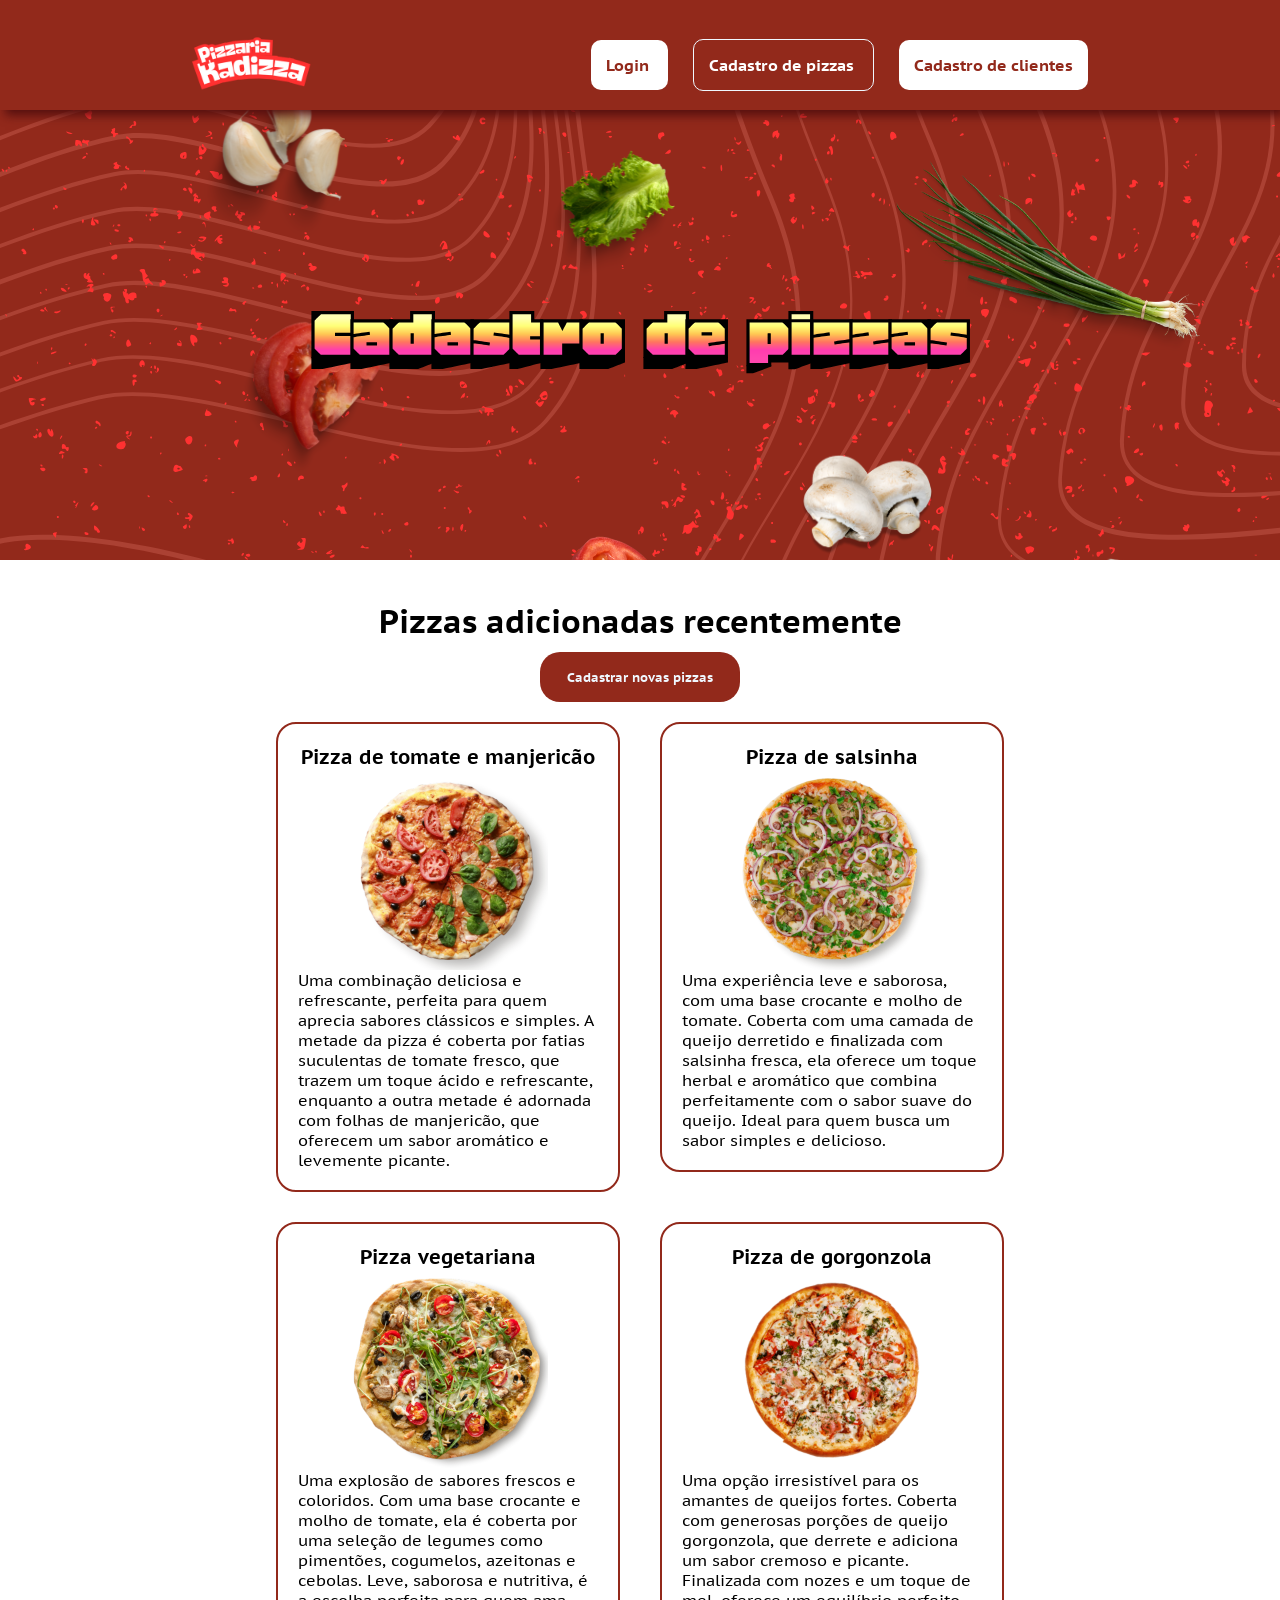
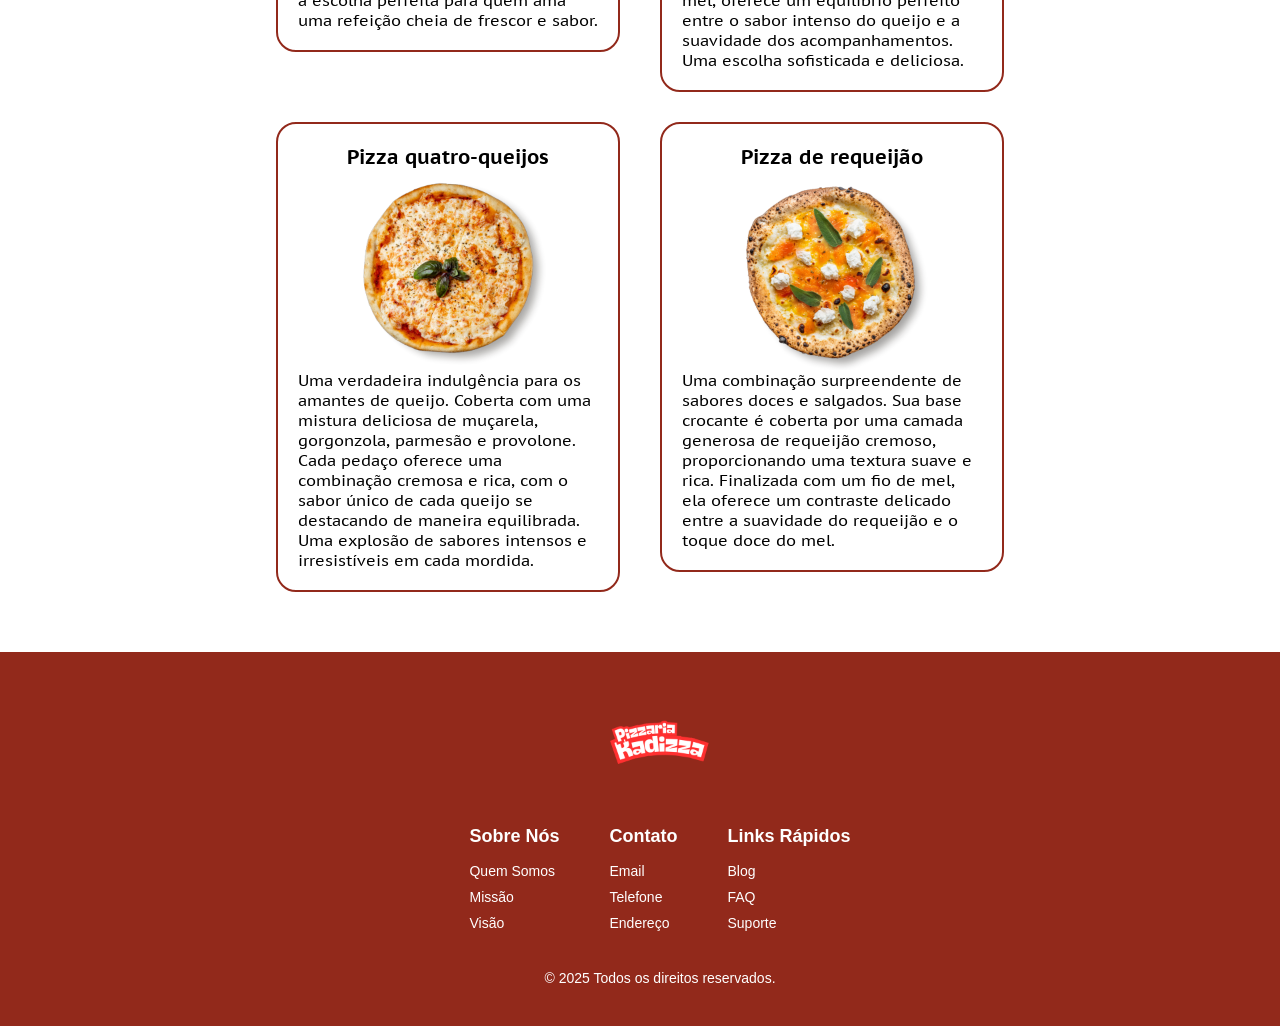
<file: index.html>
<!DOCTYPE html>
<html lang="en">

<head>
    <meta charset="UTF-8">
    <meta name="viewport" content="width=device-width, initial-scale=1.0">
    <title>Kadizza Pizzaria</title>
    <link rel="stylesheet" href="css/cssmain.css">
    <link rel="shortcut icon" href="img/favicon/favicon.ico" />

    <script>
        function abrirPopupCadastro() {
            // URL da página que você quer abrir
            const url = 'cadastrarPizza.html';

            // Tamanho e características da janela pop-up
            const largura = 500;  // Largura do popup
            const altura = 700;   // Altura do popup
            const esquerda = (window.innerWidth - largura) / 2;  // Centraliza na tela
            const topo = (window.innerHeight - altura) / 2;      // Centraliza na tela

            // Configurações da janela pop-up
            const config = `width=${largura},height=${altura},top=${topo},left=${esquerda},scrollbars=yes,resizable=yes`;

            // Abre a página na mesma guia como um pop-up
            window.open(url, 'popup', config);
        }

        function abrirPizzaDescricao() {
            // URL da página que você quer abrir
            const url = 'pizzaDescricao.html';

            // Tamanho e características da janela pop-up
            const largura = 500;  // Largura do popup
            const altura = 700;   // Altura do popup
            const esquerda = (window.innerWidth - largura) / 2;  // Centraliza na tela
            const topo = (window.innerHeight - altura) / 2;      // Centraliza na tela

            // Configurações da janela pop-up
            const config = `width=${largura},height=${altura},top=${topo},left=${esquerda},scrollbars=yes,resizable=yes`;

            // Abre a página na mesma guia como um pop-up
            window.open(url, 'popup', config);
        }

        function abrirPizzaDescricao2() {
            // URL da página que você quer abrir
            const url = 'pizzaDescricao2.html';

            // Tamanho e características da janela pop-up
            const largura = 500;  // Largura do popup
            const altura = 700;   // Altura do popup
            const esquerda = (window.innerWidth - largura) / 2;  // Centraliza na tela
            const topo = (window.innerHeight - altura) / 2;      // Centraliza na tela

            // Configurações da janela pop-up
            const config = `width=${largura},height=${altura},top=${topo},left=${esquerda},scrollbars=yes,resizable=yes`;

            // Abre a página na mesma guia como um pop-up
            window.open(url, 'popup', config);
        }

        function abrirPizzaDescricao3() {
            // URL da página que você quer abrir
            const url = 'pizzaDescricao3.html';

            // Tamanho e características da janela pop-up
            const largura = 500;  // Largura do popup
            const altura = 700;   // Altura do popup
            const esquerda = (window.innerWidth - largura) / 2;  // Centraliza na tela
            const topo = (window.innerHeight - altura) / 2;      // Centraliza na tela

            // Configurações da janela pop-up
            const config = `width=${largura},height=${altura},top=${topo},left=${esquerda},scrollbars=yes,resizable=yes`;

            // Abre a página na mesma guia como um pop-up
            window.open(url, 'popup', config);
        }

        function abrirPizzaDescricao4() {
            // URL da página que você quer abrir
            const url = 'pizzaDescricao4.html';

            // Tamanho e características da janela pop-up
            const largura = 500;  // Largura do popup
            const altura = 700;   // Altura do popup
            const esquerda = (window.innerWidth - largura) / 2;  // Centraliza na tela
            const topo = (window.innerHeight - altura) / 2;      // Centraliza na tela

            // Configurações da janela pop-up
            const config = `width=${largura},height=${altura},top=${topo},left=${esquerda},scrollbars=yes,resizable=yes`;

            // Abre a página na mesma guia como um pop-up
            window.open(url, 'popup', config);
        }

        function abrirPizzaDescricao5() {
            // URL da página que você quer abrir
            const url = 'pizzaDescricao5.html';

            // Tamanho e características da janela pop-up
            const largura = 500;  // Largura do popup
            const altura = 700;   // Altura do popup
            const esquerda = (window.innerWidth - largura) / 2;  // Centraliza na tela
            const topo = (window.innerHeight - altura) / 2;      // Centraliza na tela

            // Configurações da janela pop-up
            const config = `width=${largura},height=${altura},top=${topo},left=${esquerda},scrollbars=yes,resizable=yes`;

            // Abre a página na mesma guia como um pop-up
            window.open(url, 'popup', config);
        }

        function abrirPizzaDescricao6() {
            // URL da página que você quer abrir
            const url = 'pizzaDescricao6.html';

            // Tamanho e características da janela pop-up
            const largura = 500;  // Largura do popup
            const altura = 700;   // Altura do popup
            const esquerda = (window.innerWidth - largura) / 2;  // Centraliza na tela
            const topo = (window.innerHeight - altura) / 2;      // Centraliza na tela

            // Configurações da janela pop-up
            const config = `width=${largura},height=${altura},top=${topo},left=${esquerda},scrollbars=yes,resizable=yes`;

            // Abre a página na mesma guia como um pop-up
            window.open(url, 'popup', config);
        }

    </script>
</head>

<body>

    <header>

        <div class="containerHeader">

            <a href="index.html">
                <div class="imgHeader">
                    <img src="img/logo.png">
                </div>
            </a>
             
            <div class="aHeader">
                <a href="login.html" class="naoAtivo">
                    Login
                </a>
                <a class="Ativo">
                    Cadastro de pizzas
                </a>
                <a href="cadastro.html" class="naoAtivo">
                    Cadastro de clientes
                </a>
            </div>
            
        </div>

    </header>

    <div class="imgFundo">
        Cadastro de pizzas
    </div>

    <div class="allContainer">
        <div class="limitador">
            <div class="containerApresentacao">
                <h1>Pizzas adicionadas recentemente</h1>

                <input type="button" value="Cadastrar novas pizzas" id="cadastrarInput" name="abrirPaginaCadP"
                    onclick="abrirPopupCadastro()" />

                <div class="containerCards">
                    <a onclick="abrirPizzaDescricao()">
                        <div class="pizza">
                            <h1>
                                Pizza de tomate e manjericão
                            </h1>
                            <img src="img/pizza1.png">
                            <div class="containerDescricao">
                                Uma combinação deliciosa e refrescante, perfeita para quem aprecia sabores clássicos e
                                simples. A metade da pizza é coberta por fatias suculentas de tomate fresco, que trazem
                                um
                                toque ácido e refrescante, enquanto a outra metade é adornada com folhas de manjericão,
                                que
                                oferecem um sabor aromático e levemente picante.
                            </div>
                        </div>
                    </a>

                    <a onclick="abrirPizzaDescricao2()">
                        <div class="pizza">
                            <h1>
                                Pizza de salsinha
                            </h1>
                            <img src="img/pizza2.png">
                            <div class="containerDescricao">
                                Uma experiência leve e saborosa, com uma base crocante e molho de tomate. Coberta com
                                uma
                                camada de queijo derretido e finalizada com salsinha fresca, ela oferece um toque herbal
                                e
                                aromático que combina perfeitamente com o sabor suave do queijo. Ideal para quem busca
                                um
                                sabor simples e delicioso.
                            </div>
                        </div>
                    </a>

                    <a onclick="abrirPizzaDescricao3()">
                        <div class="pizza">
                            <h1>
                                Pizza vegetariana
                            </h1>
                            <img src="img/pizza3.png">
                            <div class="containerDescricao">
                                Uma explosão de sabores frescos e coloridos. Com uma base crocante e molho de tomate,
                                ela é
                                coberta por uma seleção de legumes como pimentões, cogumelos, azeitonas e cebolas. Leve,
                                saborosa e nutritiva, é a escolha perfeita para quem ama uma refeição cheia de frescor e
                                sabor.
                            </div>
                        </div>
                    </a>


                    <a onclick="abrirPizzaDescricao4()">
                        <div class="pizza">
                            <h1>
                                Pizza de gorgonzola
                            </h1>
                            <img src="img/pizza4.png">
                            <div class="containerDescricao">
                                Uma opção irresistível para os amantes de queijos fortes. Coberta com generosas porções
                                de
                                queijo gorgonzola, que derrete e adiciona um sabor cremoso e picante. Finalizada com
                                nozes e
                                um toque de mel, oferece um equilíbrio perfeito entre o sabor intenso do queijo e a
                                suavidade dos acompanhamentos. Uma escolha sofisticada e deliciosa.
                            </div>
                        </div>
                    </a>

                    <a onclick="abrirPizzaDescricao5()">
                        <div class="pizza">
                            <h1>
                                Pizza quatro-queijos
                            </h1>
                            <img src="img/pizza5.png">
                            <div class="containerDescricao">
                                Uma verdadeira indulgência para os amantes de queijo. Coberta com uma mistura deliciosa
                                de
                                muçarela, gorgonzola, parmesão e provolone. Cada pedaço oferece uma combinação cremosa e
                                rica, com o sabor único de cada queijo se destacando de maneira equilibrada. Uma
                                explosão de
                                sabores intensos e irresistíveis em cada mordida.
                            </div>
                        </div>
                    </a>


                    <a onclick="abrirPizzaDescricao6()">
                        <div class="pizza">
                            <h1>
                                Pizza de requeijão
                            </h1>
                            <img src="img/pizza6.png">
                            <div class="containerDescricao">
                                Uma combinação surpreendente de sabores doces e salgados. Sua base crocante é coberta
                                por
                                uma camada generosa de requeijão cremoso, proporcionando uma textura suave e rica.
                                Finalizada com um fio de mel, ela oferece um contraste delicado entre a suavidade do
                                requeijão e o toque doce do mel.
                            </div>
                        </div>
                    </a>

                </div>

            </div>
        </div>
    </div>

    <footer class="footer">
        <div class="footer-container">
            <div class="footer-logo">
                <img src="img/logo.png" alt="Logo" class="footer-image">
            </div>
            <div class="footer-links">
                <div class="footer-column">
                    <h3>Sobre Nós</h3>
                    <ul>
                        <li><a href="#">Quem Somos</a></li>
                        <li><a href="#">Missão</a></li>
                        <li><a href="#">Visão</a></li>
                    </ul>
                </div>
                <div class="footer-column">
                    <h3>Contato</h3>
                    <ul>
                        <li><a href="#">Email</a></li>
                        <li><a href="#">Telefone</a></li>
                        <li><a href="#">Endereço</a></li>
                    </ul>
                </div>
                <div class="footer-column">
                    <h3>Links Rápidos</h3>
                    <ul>
                        <li><a href="#">Blog</a></li>
                        <li><a href="#">FAQ</a></li>
                        <li><a href="#">Suporte</a></li>
                    </ul>
                </div>
            </div>
        </div>
        <div class="footer-bottom">
            <p>&copy; 2025 Todos os direitos reservados.</p>
        </div>
    </footer>




</body>

</html>
</file>
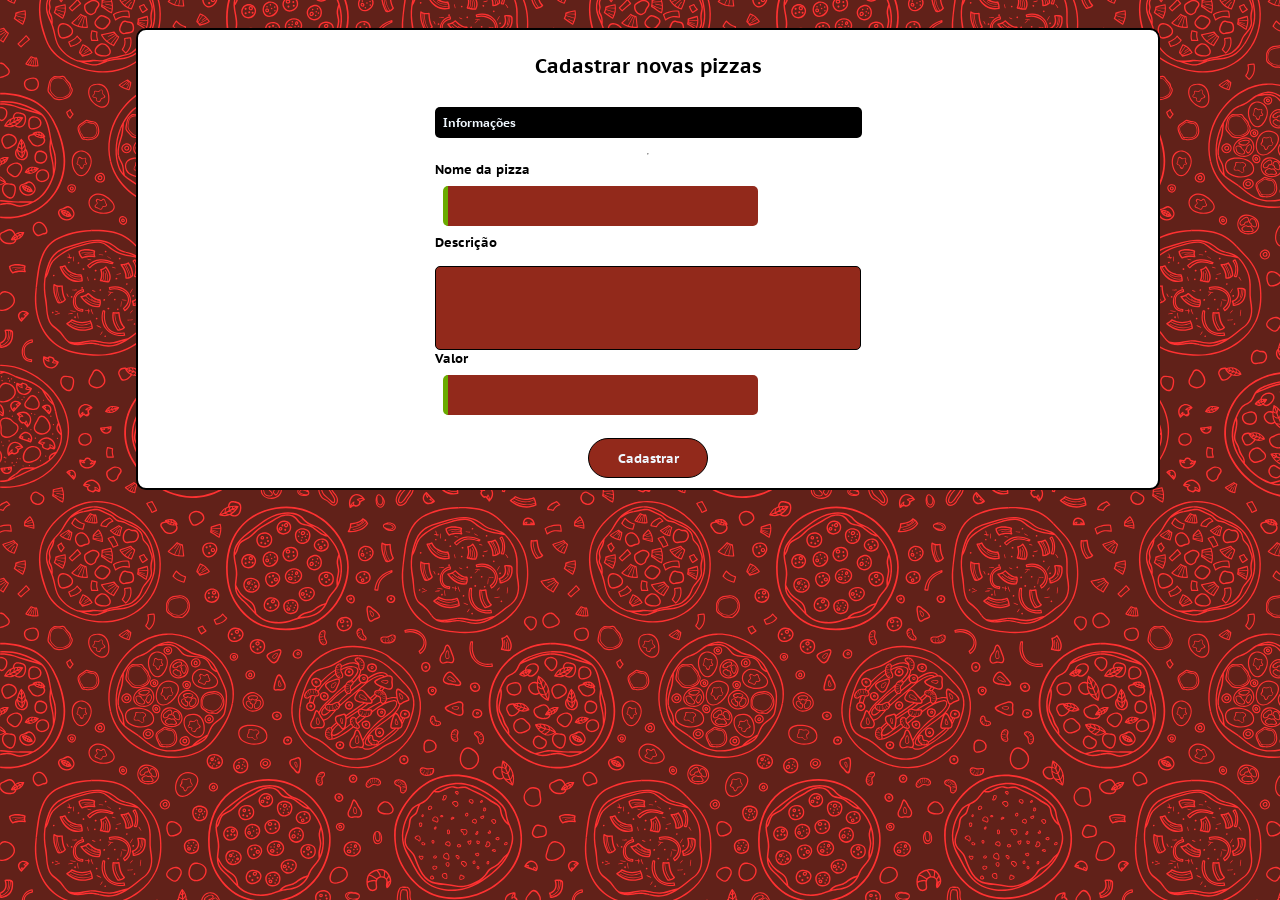
<file: cadastrarPizza.html>
<!DOCTYPE html>
<html lang="en">

<head>
    <meta charset="UTF-8">
    <meta name="viewport" content="width=device-width, initial-scale=1.0">
    <link rel="stylesheet" href="css/cssCadPizza.css">
    <title>Cadastrar Pizza</title>
    <link rel="shortcut icon" href="img/favicon/favicon.ico" />
</head>

<body>
    <div class="containerAll">
        <div class="limitador">
            <div class="containerCadastro">
                <h1 id="tituloContainer">
                    Cadastrar novas pizzas
                </h1>
                <form>
                    <div class="containerInfo">
                        <div class="containerInfoPtUm">

                            <h1>Informações</h1>
                            <hr class="divisao">
                            <label for="User">Nome da pizza</label>
                            <input type="text" id="IDNome" name="nome" required/>
                            <label for="User">Descrição</label>
                            <textarea id="IDDescricao" name="descricao" required rows="4" cols="50"></textarea>
                            <label for="User">Valor</label>
                            <input type="number" id="IDValor" name="valor" required/>

                        </div>
                    </div>

                    <input type="submit" value="Cadastrar" id="cadastrarInput" name="fName" />
                </form>
            </div>
        </div>
    </div>
</body>

</html>
</file>
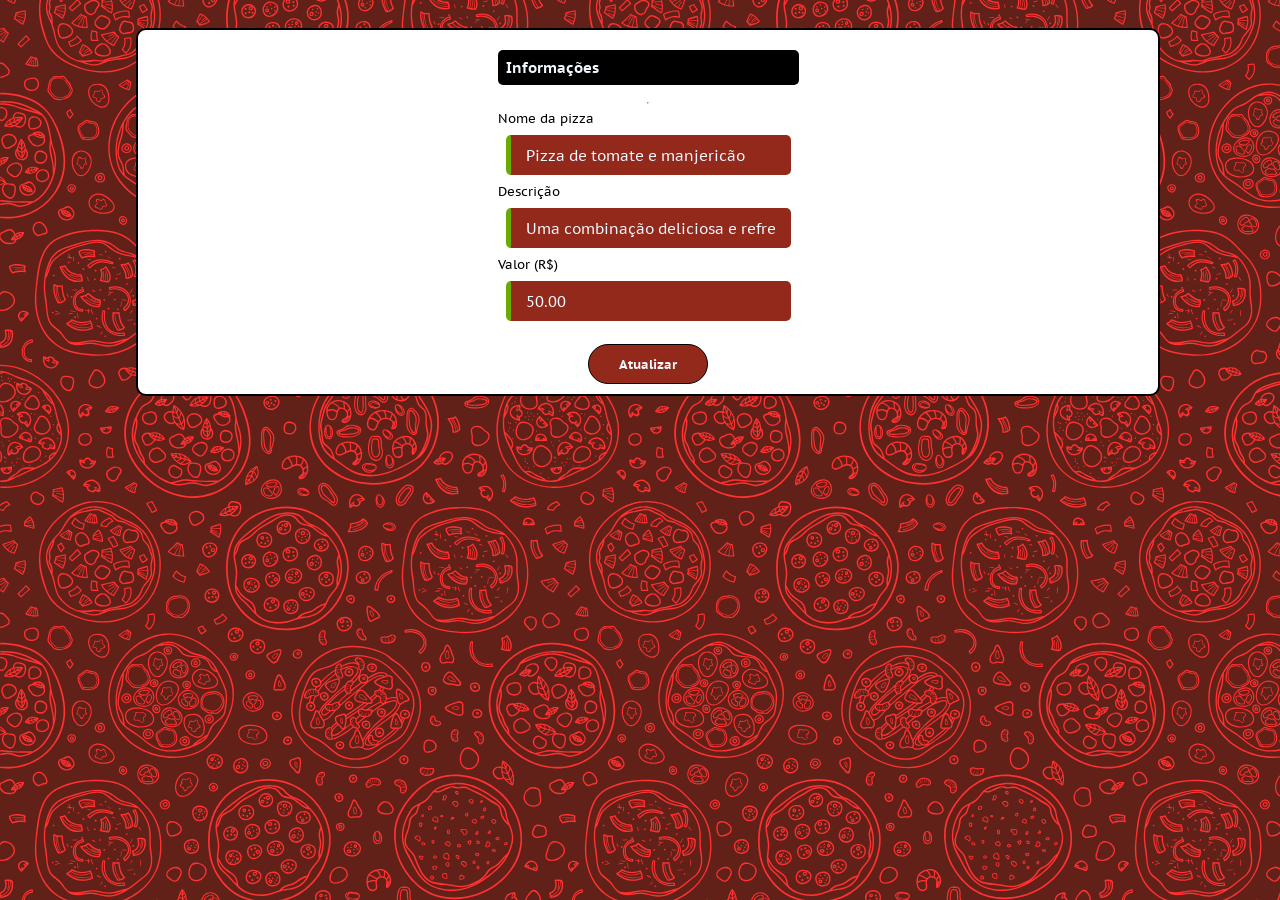
<file: pizzaDescricao.html>
<!DOCTYPE html>
<html lang="pt-br">

<head>
    <meta charset="UTF-8">
    <meta name="viewport" content="width=device-width, initial-scale=1.0">
    <link rel="stylesheet" href="css/cssPizzas.css">
    <link rel="shortcut icon" href="img/favicon/favicon.ico" />
    <title>Informação pizza</title>
</head>

<body>
    <div class="containerAll">
        <div class="limitador">
            <div class="containerCadastro">
                <form>
                    <div class="containerInfo">
                        <div class="containerInfoPtUm">
                            <h1>Informações</h1>
                            <hr class="divisao">
                            <label for="nome">Nome da pizza</label> <input value="Pizza de tomate e manjericão"
                                type="text" id="IDNome" name="cpf" required/>
                           
                            <label for="descricao">Descrição</label> <input
                                value="Uma combinação deliciosa e refrescante, perfeita para quem aprecia sabores clássicos e simples. A metade da pizza é coberta por fatias suculentas de tomate fresco, que trazem um toque ácido e refrescante, enquanto a outra metade é adornada com folhas de manjericão, que oferecem um sabor aromático e levemente picante."
                                type="text" id="IDDescricao" name="descricao" required/>
                            <label for="valor">Valor (R$)</label> <input type="number" value="50.00" id="IDValor"
                                name="valor" required/>
                           
                           
                        </div>
                    </div>
                    <input type="submit" value="Atualizar" id="cadastrarInput" name="atualizar" />
                </form>
            </div>
        </div>
    </div>
</body>

</html>
</file>
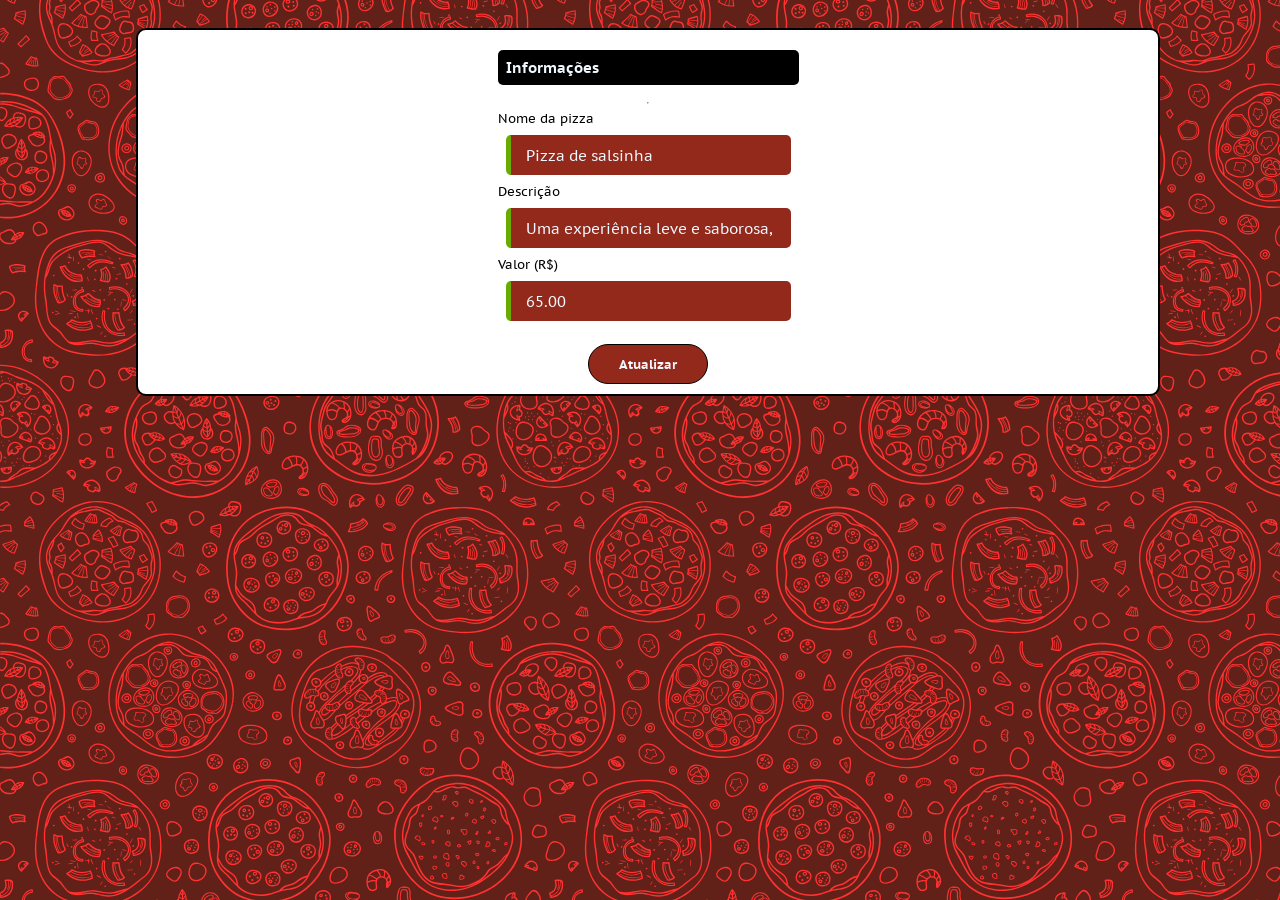
<file: pizzaDescricao2.html>
<!DOCTYPE html>
<html lang="en">

<head>
    <meta charset="UTF-8">
    <meta name="viewport" content="width=device-width, initial-scale=1.0">
    <link rel="stylesheet" href="css/cssPizzas.css">
    <link rel="shortcut icon" href="img/favicon/favicon.ico" />
    <title>Informação pizza</title>
</head>

<body>
    <div class="containerAll">
        <div class="limitador">
            <div class="containerCadastro">
                <form>
                    <div class="containerInfo">
                        <div class="containerInfoPtUm">
                            <h1>Informações</h1>
                            <hr class="divisao">
                            <label for="nome">Nome da pizza</label> <input value="Pizza de salsinha" type="text"
                                id="IDNome" name="nome" required/>
                          
                            <label for="descricao">Descrição</label> <input
                                value="Uma experiência leve e saborosa, com uma base crocante e molho de tomate. Coberta com uma camada de queijo derretido e finalizada com salsinha fresca, ela oferece um toque herbal e aromático que combina perfeitamente com o sabor suave do queijo. Ideal para quem busca um sabor simples e delicioso."
                                type="text" id="IDDescricao" name="descricao" required/>
                            <label for="valor">Valor (R$)</label> <input type="number" value="65.00" id="IDValor"
                                name="valor" required/>
                           
                           
                        </div>
                    </div>
                    <input type="submit" value="Atualizar" id="cadastrarInput" name="atualizar" />
                </form>
            </div>
        </div>
    </div>
</body>

</html>
</file>
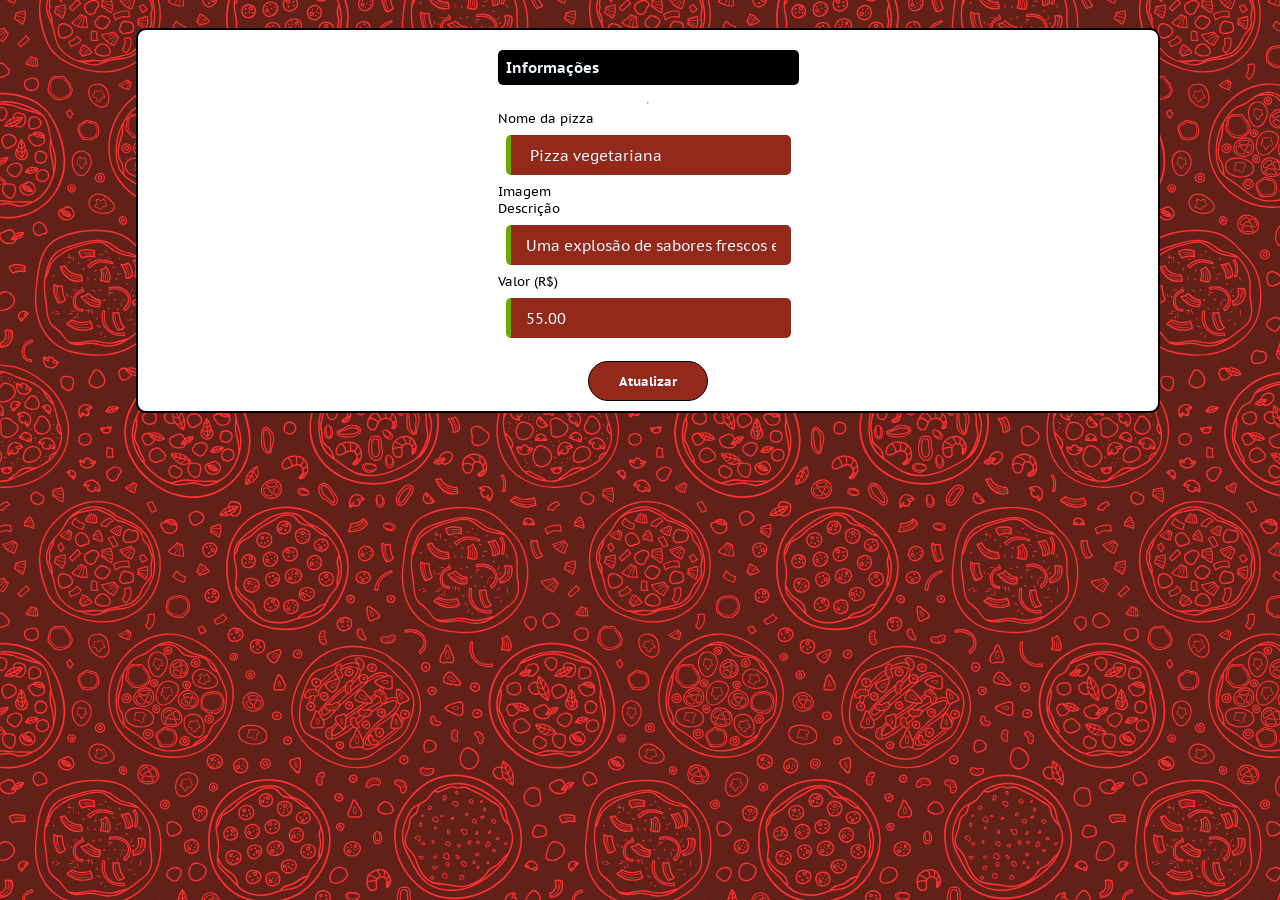
<file: pizzaDescricao3.html>
<!DOCTYPE html>
<html lang="en">

<head>
    <meta charset="UTF-8">
    <meta name="viewport" content="width=device-width, initial-scale=1.0">
    <link rel="stylesheet" href="css/cssPizzas.css">
    <link rel="shortcut icon" href="img/favicon/favicon.ico" />
    <title>Informação pizza</title>
</head>

<body>
    <div class="containerAll">
        <div class="limitador">
            <div class="containerCadastro">
                <form>
                    <div class="containerInfo">
                        <div class="containerInfoPtUm">
                            <h1>Informações</h1>
                            <hr class="divisao">
                            <label for="nome">Nome da pizza</label> <input value=" Pizza vegetariana" type="text"
                                id="IDNome" name="nome" required/>
                            <label for="imagem">Imagem</label>
                            
                            <label for="descricao">Descrição</label> <input
                                value="Uma explosão de sabores frescos e coloridos. Com uma base crocante e molho de tomate, ela é coberta por uma seleção de legumes como pimentões, cogumelos, azeitonas e cebolas. Leve, saborosa e nutritiva, é a escolha perfeita para quem ama uma refeição cheia de frescor e sabor."
                                type="text" id="IDDescricao" name="descricao" required/>
                            <label for="valor">Valor (R$)</label> <input type="number" value="55.00" id="IDValor"
                                name="valor" required/>
                           
                           
                        </div>
                    </div>
                    <input type="submit" value="Atualizar" id="cadastrarInput" name="atualizar" />
                </form>
            </div>
        </div>
    </div>
</body>

</html>
</file>
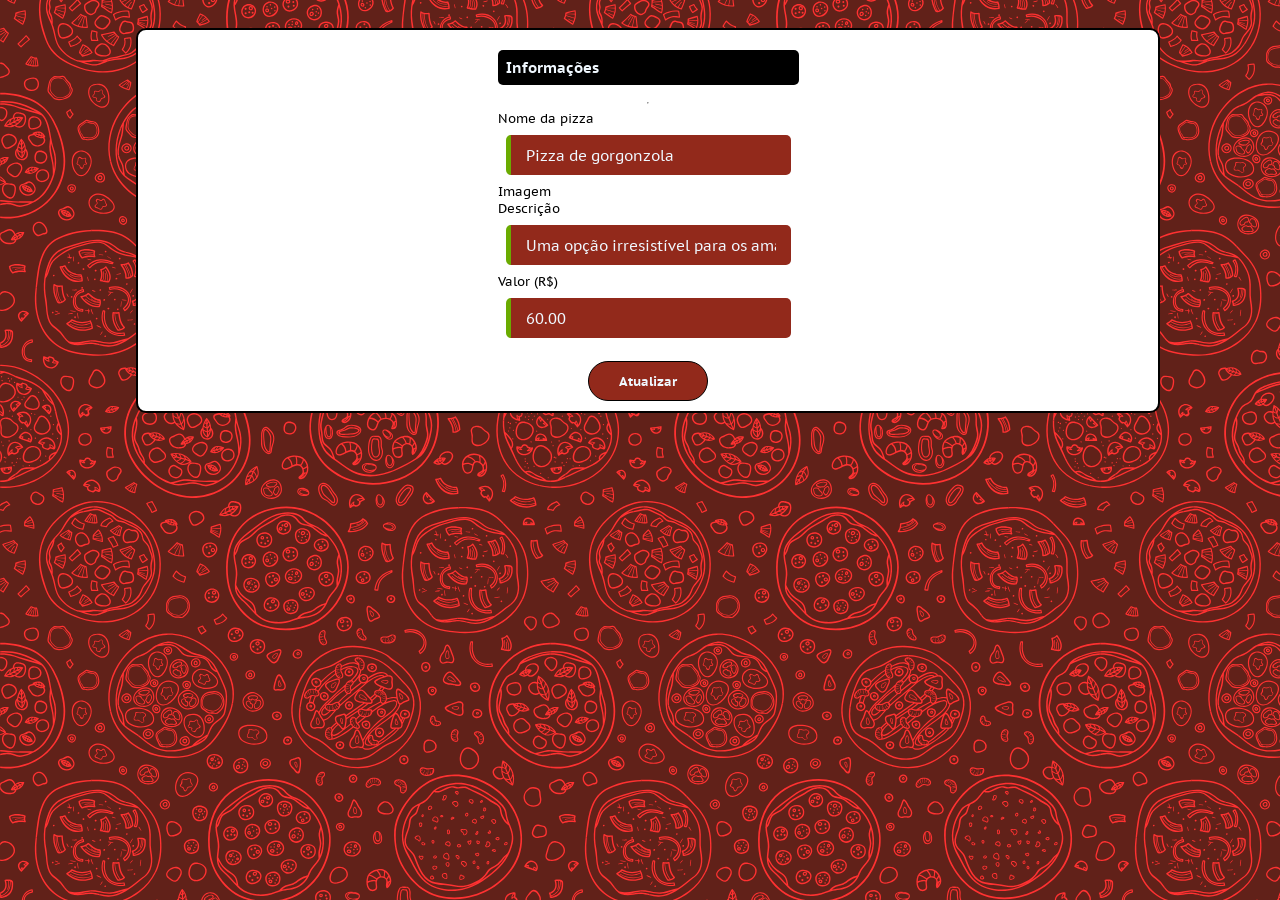
<file: pizzaDescricao4.html>
<!DOCTYPE html>
<html lang="en">

<head>
    <meta charset="UTF-8">
    <meta name="viewport" content="width=device-width, initial-scale=1.0">
    <link rel="stylesheet" href="css/cssPizzas.css">
    <link rel="shortcut icon" href="img/favicon/favicon.ico" />
    <title>Informação pizza</title>
</head>

<body>
    <div class="containerAll">
        <div class="limitador">
            <div class="containerCadastro">
                <form>
                    <div class="containerInfo">
                        <div class="containerInfoPtUm">
                            <h1>Informações</h1>
                            <hr class="divisao">
                            <label for="nome">Nome da pizza</label> <input value="Pizza de gorgonzola" type="text"
                                id="IDNome" name="nome" required/>
                            <label for="imagem">Imagem</label>
                          
                            <label for="descricao">Descrição</label> <input
                                value="Uma opção irresistível para os amantes de queijos fortes. Coberta com generosas porções de queijo gorgonzola, que derrete e adiciona um sabor cremoso e picante. Finalizada com nozes e um toque de mel, oferece um equilíbrio perfeito entre o sabor intenso do queijo e a suavidade dos acompanhamentos. Uma escolha sofisticada e deliciosa."
                                type="text" id="IDDescricao" name="descricao" required/>
                            <label for="valor">Valor (R$)</label> <input type="number" value="60.00" id="IDValor"
                                name="valor" required/>
                            
                           
                        </div>
                    </div>
                    <input type="submit" value="Atualizar" id="cadastrarInput" name="Atualizar" />
                </form>
            </div>
        </div>
    </div>
</body>

</html>
</file>
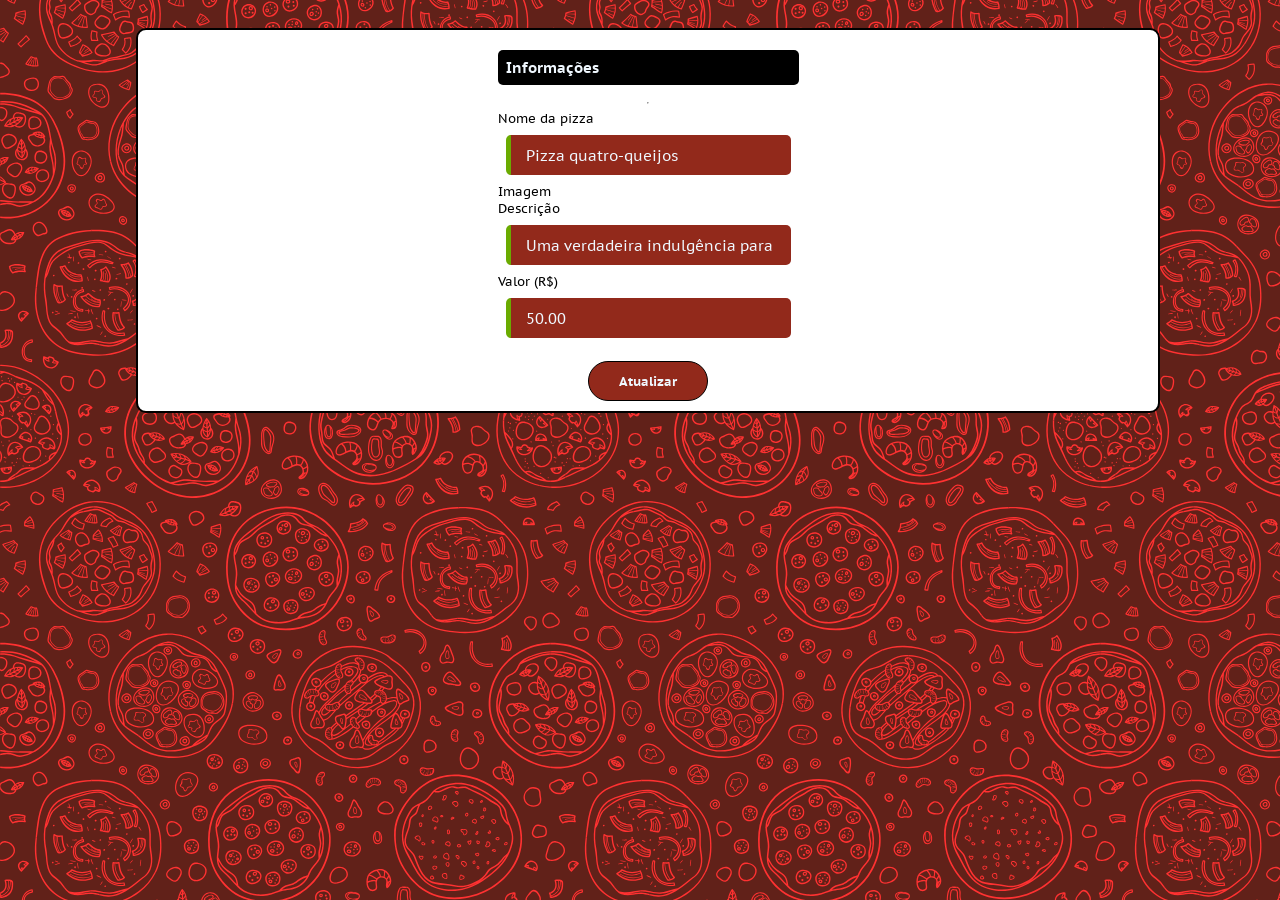
<file: pizzaDescricao5.html>
<!DOCTYPE html>
<html lang="en">

<head>
    <meta charset="UTF-8">
    <meta name="viewport" content="width=device-width, initial-scale=1.0">
    <link rel="stylesheet" href="css/cssPizzas.css">
    <link rel="shortcut icon" href="img/favicon/favicon.ico" />
    <title>Informação pizza</title>
</head>

<body>
    <div class="containerAll">
        <div class="limitador">
            <div class="containerCadastro">
                <form>
                    <div class="containerInfo">
                        <div class="containerInfoPtUm">
                            <h1>Informações</h1>
                            <hr class="divisao">
                            <label for="nome">Nome da pizza</label> <input value="Pizza quatro-queijos" type="text"
                                id="IDNome" name="nome" required/>
                            <label for="imagem">Imagem</label>
                           
                            <label for="descricao">Descrição</label> <input
                                value="Uma verdadeira indulgência para os amantes de queijo. Coberta com uma mistura deliciosa de muçarela, gorgonzola, parmesão e provolone. Cada pedaço oferece uma combinação cremosa e rica, com o sabor único de cada queijo se destacando de maneira equilibrada. Uma explosão de sabores intensos e irresistíveis em cada mordida."
                                type="text" id="IDDescricao" name="descricao" required/>
                            <label for="valor">Valor (R$)</label> <input type="number" value="50.00" id="IDValor"
                                name="valor" required/>
                         
                            
                        </div>
                    </div>
                    <input type="submit" value="Atualizar" id="cadastrarInput" name="fName" />
                </form>
            </div>
        </div>
    </div>
</body>

</html>
</file>
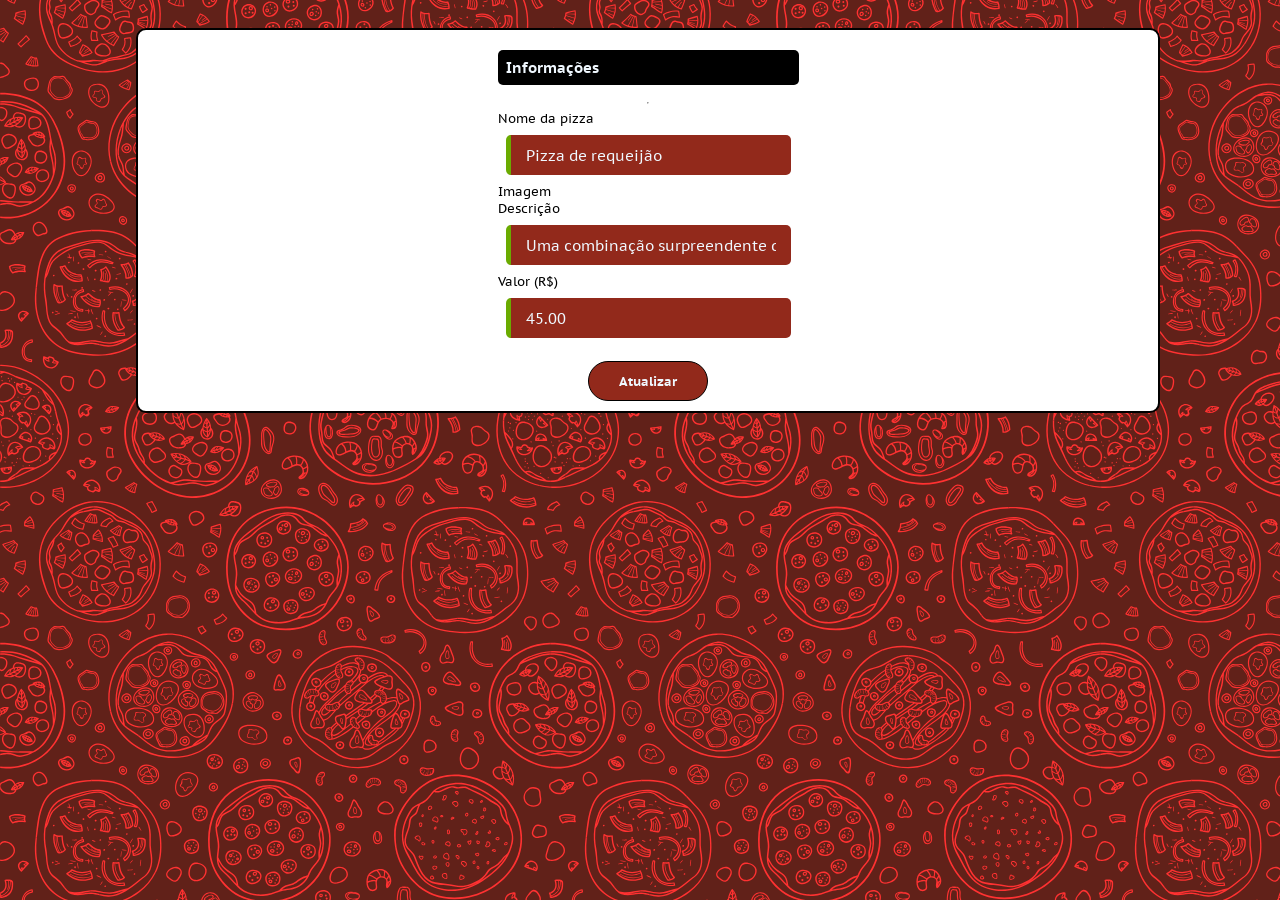
<file: pizzaDescricao6.html>
<!DOCTYPE html>
<html lang="en">

<head>
    <meta charset="UTF-8">
    <meta name="viewport" content="width=device-width, initial-scale=1.0">
    <link rel="stylesheet" href="css/cssPizzas.css">
    <link rel="shortcut icon" href="img/favicon/favicon.ico" />
    <title>Informação pizza</title>
</head>

<body>
    <div class="containerAll">
        <div class="limitador">
            <div class="containerCadastro">
                <form>
                    <div class="containerInfo">
                        <div class="containerInfoPtUm">
                            <h1>Informações</h1>
                            <hr class="divisao">
                            <label for="nome">Nome da pizza</label> <input value="Pizza de requeijão" type="text"
                                id="IDNome" name="nome" required/>
                            <label for="imagem">Imagem</label>
                          
                            <label for="descricao">Descrição</label> <input
                                value="Uma combinação surpreendente de sabores doces e salgados. Sua base crocante é coberta por uma camada generosa de requeijão cremoso, proporcionando uma textura suave e rica. Finalizada com um fio de mel, ela oferece um contraste delicado entre a suavidade do requeijão e o toque doce do mel."
                                type="text" id="IDDescricao" name="descricao" required/>
                            <label for="valor">Valor (R$)</label> <input type="number" value="45.00" id="IDValor"
                                name="valor" required/>
                           
                           
                        </div>
                    </div>
                    <input type="submit" value="Atualizar" id="cadastrarInput" name="atualizar" />
                </form>
            </div>
        </div>
    </div>
</body>

</html>
</file>
<file: css/cssmain.css>
@import url('https://fonts.googleapis.com/css2?family=Honk&display=swap');
@import url('https://fonts.googleapis.com/css2?family=PT+Sans+Caption:wght@400;700&display=swap');

* {
    margin: 0;
    padding: 0;
}

body {
    overflow-x: hidden;
}

.imgFundo {
    background-image: url(../img/Kadizza.png);
    background-attachment: fixed;
    height: 450px;
    width: 100vw;
    display: flex;
    justify-content: center;
    align-items: center;
    font-family: "Honk", serif;
    font-optical-sizing: auto;
    font-weight: 400;
    font-style: normal;
    font-variation-settings:
        "MORF" 15,
        "SHLN" 50;
    font-size: 500%;
    margin-top: 110px;
    
}

/* =========================================================== Parte do header ======================================================================= */

header {
    width: 100vw;
    display: flex;
    justify-content: center;
    background-color: #92291b;
    box-shadow: 5px 5px 10px  #520e0e;
    position: fixed;
    height: 120px;
    top: -10px;
    left: 0;
  
}

header img {
    width: 120px;
}

.naoAtivo{
    text-decoration: none;
    background-color: rgb(255, 255, 255);
    color: #92291b;
    padding: 15px;
    margin-left: 25px;
    border-radius: 10px;
    font-family: "PT Sans Caption", serif;
    font-weight: 700; /* ou 400 */
    font-style: normal;
}

.naoAtivo:hover{
    color: #ffffff;
    background-color: #92291b;
    transition: 0.5s;
    border: 1px solid rgb(255, 255, 255);
}

.Ativo{
  text-decoration: none;
  background-color:#92291b ;
  border: 1px solid aliceblue;
  color: rgb(255, 255, 255);
  padding: 15px;
  margin-left: 25px;
  border-radius: 10px;
  font-family: "PT Sans Caption", serif;
  font-weight: 700; /* ou 400 */
  font-style: normal;
}

.containerHeader{
    width: 70vw;
    display: flex;
    justify-content: space-between;
    align-items: center;
    height: 150px;
}

/*===================================================================================================================================================*/

.allContainer{
    font-family: "PT Sans Caption", serif;
    font-weight: 700; /* ou 400 */
    font-style: normal;
    width: 100vw;
    display: flex;
    justify-content: center;
}

.limitador{
    width: 80vw;
    
}

#cadastrarInput{
  background-color: #92291b;
  border: none;
  color: aliceblue;
  width: 200px;
  height: 50px;
  font-family: "PT Sans Caption", serif;
  font-weight: 700; /* ou 400 */
  font-style: normal;
  cursor: pointer;
  border-radius: 20px;
  margin-top: 10px;
}

#cadastrarInput:hover{
  background-color: antiquewhite;
  color: #92291b;
  border: 1px solid #92291b;
  transition: 0.5s;
}

.containerApresentacao{
    margin-top: 40px;
    display: flex;
    justify-content: center;
    width: 100%;
    flex-direction: column;
    align-items: center;
}

.containerCards{
    display: flex;
    flex-direction: row;
    justify-content: center;
    margin-top: 20px;
    flex-wrap: wrap;
}

.containerCards a{
  text-decoration: none;
  color: black;
  cursor: pointer;
}
.containerCards h1{
    font-size: 20px;
}

/*==================================================== Container que fica ao redor da pizza ==========================================================*/

.pizza{
    border: 2px solid #92291b;
    margin-left: 20px;
    margin-right: 20px;
    margin-bottom: 30px;;
    display: flex;
    justify-content: center;
    flex-direction: column;
    align-items: center;
    width: 300px;
    padding: 20px;
    border-radius: 20px;
    font-family: "PT Sans Caption", serif;
    font-weight: 400; /* ou 700 */
    font-style: normal;
}

.pizza img{
    width: 200px;
}

.pizza:hover{
    background-color: #92291b;
    color: aliceblue;
    transition: 0.5s;
}

/*=======================================================================================================================================================*/



/* ================================================================= Parte feita no gepetas =============================================================*/
/* Estilo geral do footer */
.footer {
    background-color: #92291b; /* Cor de fundo escura */
    color: #fff; /* Texto branco */
    padding: 40px 20px; /* Espaçamento */
    font-family: Arial, sans-serif;
    margin-top: 30px;
    width: 100%;
  }
  
  /* Container principal do footer */
  .footer-container {
    display: flex;
    flex-direction: column;
    align-items: center; /* Centraliza o conteúdo */
    gap: 30px; /* Espaço entre logo e links */
  }
  
  /* Logo */
  .footer-logo img {
    max-width: 100px;
  }
  
  /* Seções de links */
  .footer-links {
    display: flex;
    justify-content: center;
    gap: 50px; /* Espaço entre as colunas */
  }
  
  .footer-column {
    text-align: left; /* Alinha os links à esquerda */
  }
  
  .footer-column h3 {
    margin-bottom: 15px; /* Espaçamento abaixo do título */
    font-size: 18px;
  }
  
  .footer-column ul {
    list-style-type: none;
    padding: 0;
  }
  
  .footer-column li {
    margin: 8px 0;
  }
  
  .footer-column a {
    color: #fff;
    text-decoration: none;
    font-size: 14px;
  }
  
  .footer-column a:hover {
    text-decoration: underline;
  }
  
  /* Rodapé inferior */
  .footer-bottom {
    text-align: center;
    margin-top: 30px;
    font-size: 14px;
  }
  
  .footer-bottom p {
    margin: 0;
    color: #ffffff; /* Cor mais clara para o texto */
  }
  
/*=====================================================================================================================================================*/

@media (max-width: 1000px) {
  .Ativo {
    font-size: 10px;
  }

  .naoAtivo{
    font-size: 10px;
  }

  .imgFundo{
    font-size: 50px;;
  }
}

@media (max-width: 750px) {

  .Ativo{
    display: none;
  }

  .naoAtivo{
    padding: 10px;
  }


}
</file>
<file: css/cssCadPizza.css>
@import url('https://fonts.googleapis.com/css2?family=PT+Sans+Caption:wght@400;700&display=swap');

body {
  overflow-x: hidden;
  background-image: url(../img/imagemFundo.png);
  background-color: #612119;
}

.containerAll {
  font-family: "PT Sans Caption", serif;
  font-weight: 700;
  /* ou 400 */
  font-style: normal;
  width: 100vw;
  display: flex;
  justify-content: center;
}

.limitador {
  width: 80vw;

}

.containerCadastro {
  display: flex;
  justify-content: center;
  margin-top: 20px;
  flex-direction: column;
  align-items: center;
  border-radius: 10px;
  background-color: white;
  border: 2px solid rgb(0, 0, 0);
  padding: 10px;
}

.containerInfo {
  display: flex;
  flex-wrap: wrap;
  justify-content: space-evenly;
  width: 100%;
}

#tituloContainer {
  margin-bottom: 20px;
  color: #000000;
  font-size: 20px;
  ;
}

.containerInfo h1 {
  font-size: 12px;
  background-color: #000000;
  color: aliceblue;
  padding: 8px;
  border-radius: 5px;
}

.containerInfo input {
  border-width: 0px 0px 0px 5px;
  border-color: #9eff01;
  padding: 15px;
  width: 280px;
  height: 10px;
  font-size: 15px;
  margin: 8px;
  border-radius: 5px;
  background-color: #92291b;
  color: aliceblue;
  font-family: "PT Sans Caption", serif;
  font-weight: 400;
  /* ou 400 */
  font-style: normal;
  cursor: pointer;
}

#cadastrarInput {
  background-color: #92291b;
  border: 1px solid black;
  color: aliceblue;
  width: 120px;
  height: 40px;
  font-family: "PT Sans Caption", serif;
  font-weight: 700;
  /* ou 400 */
  font-style: normal;
  cursor: pointer;
  border-radius: 20px;
  margin-top: 15px;
}

#IDDescricao {
  resize: none;
  width: 97%;
  background-color: #92291b;
  border: 1px solid black;
  color: aliceblue;
  font-family: "PT Sans Caption", serif;
  font-weight: 700;
  /* ou 400 */
  font-style: normal;
  cursor: pointer;
  border-radius: 5px;
  margin-top: 15px;
  padding: 5px;
}

#cadastrarInput:hover {
  background-color: antiquewhite;
  color: #92291b;
  border: 1px solid #92291b;
  transition: 0.5s;
}

form {
  width: 100%;
  display: flex;
  flex-direction: column;
  justify-content: center;
  align-items: center;
}


.divisao hr {
  width: 100%;
  height: 5px;
  border: 0px;
  border-top: 15px solid red;
  background-color: #ff0000;
}

#consultarInput:hover {
  background-color: antiquewhite;
  color: #92291b;
  border: 1px solid #92291b;
  transition: 0.5s;
  cursor: pointer;
}

.containerInfoPtUm {
  display: flex;
  flex-direction: column;
  font-size: 13px;
}

.containerInfoPtUm select {
  font-family: "PT Sans Caption", serif;
  font-weight: 700;
  /* ou 400 */
  font-style: normal;
  background-color: #92291b;
  color: aliceblue;
  padding: 10px;
  border-width: 0px 0px 0px 5px;
  border-color: #9eff01;
  width: 100%;
  height: 40px;
  border-radius: 5px;
  font-family: "PT Sans Caption", serif;
  font-weight: 400;
  /* ou 400 */
  font-style: normal;
  cursor: pointer;
}
</file>
<file: css/cssPizzas.css>
@import url('https://fonts.googleapis.com/css2?family=PT+Sans+Caption:wght@400;700&display=swap');

body{
  overflow-x: hidden;
  background-image: url(../img/imagemFundo.png);
  background-color: #612119;
}

.containerAll {
    font-family: "PT Sans Caption", serif;
    font-weight: 400;
    /* ou 400 */
    font-style: normal;
    width: 100vw;
    display: flex;
    justify-content: center;
  }
  
  .limitador {
    width: 80vw;
  
  }
  
  .containerCadastro {
    display: flex;
    justify-content: center;
    margin-top: 20px;
    flex-direction: column;
    align-items: center;
    background-color: white;
    border: 2px solid rgb(0, 0, 0);
    padding: 10px;
    border-radius: 10px;
  }
  
  .containerInfo {
    display: flex;
    flex-wrap: wrap;
    justify-content: space-evenly;
   
  }
  
  #tituloContainer {
    margin-bottom: 20px;
    color: #ffffff;
    font-size: 20px;
  }

  form{
    width: 150%;
    display: flex;
    flex-direction: column;
    justify-content: center;
    align-items: center;
  }
  
  .containerInfo h1 {
    font-size: 15px;
    background-color: #000000;
    color: aliceblue;
   padding: 8px;
   border-radius: 5px;
  }
  
  .containerInfo input {
    border-width: 0px 0px 0px 5px;
    border-color: #9eff01;
    padding: 15px;
    width: 250px;
    height: 10px;
    font-size: 15px;
    margin: 8px;
    border-radius: 5px;
    background-color: #92291b;
    color: aliceblue;
    font-family: "PT Sans Caption", serif;
    font-weight: 400;
    /* ou 400 */
    font-style: normal;
    cursor: pointer;
  
  }

  #cadastrarInput {
    background-color: #92291b;
    border: 1px solid black;
    color: aliceblue;
    width: 120px;
    height: 40px;
    font-family: "PT Sans Caption", serif;
    font-weight: 700;
    /* ou 400 */
    font-style: normal;
    cursor: pointer;
    border-radius: 20px;
    margin-top: 15px;
    
  }
  
  #cadastrarInput:hover {
    background-color: antiquewhite;
    color: #92291b;
    border: 1px solid #92291b;
    transition: 0.5s;
  }

  
  .divisao hr {
    width: 100%;
    height: 5px;
    border: 0px;
    border-top: 15px solid red;
    background-color: #ff0000;
  }
  
  
  
  #consultarInput:hover {
    background-color: antiquewhite;
    color: #92291b;
    border: 1px solid #92291b;
    transition: 0.5s;
    cursor: pointer;
  }
  
  .containerInfoPtUm {
    display: flex;
    flex-direction: column;
    font-size: 13px;
    justify-content: center;
  }

  .containerImagem{
    width: 100%;
    display: flex;
    justify-content: center;
  }

  .containerInfoPtUm img{
    width:150px;
  }
  
  .containerInfoPtUm select{
    font-family: "PT Sans Caption", serif;
    font-weight: 700;
    /* ou 400 */
    font-style: normal;
    background-color: #92291b;
    color: aliceblue;
    padding: 10px;
    border-width: 0px 0px 0px 5px;
    border-color: #9eff01;
    width: 100%;
    height: 40px;
    border-radius: 5px;
    font-family: "PT Sans Caption", serif;
    font-weight: 400;
    /* ou 400 */
    font-style: normal;
    cursor: pointer;
  }
</file>
